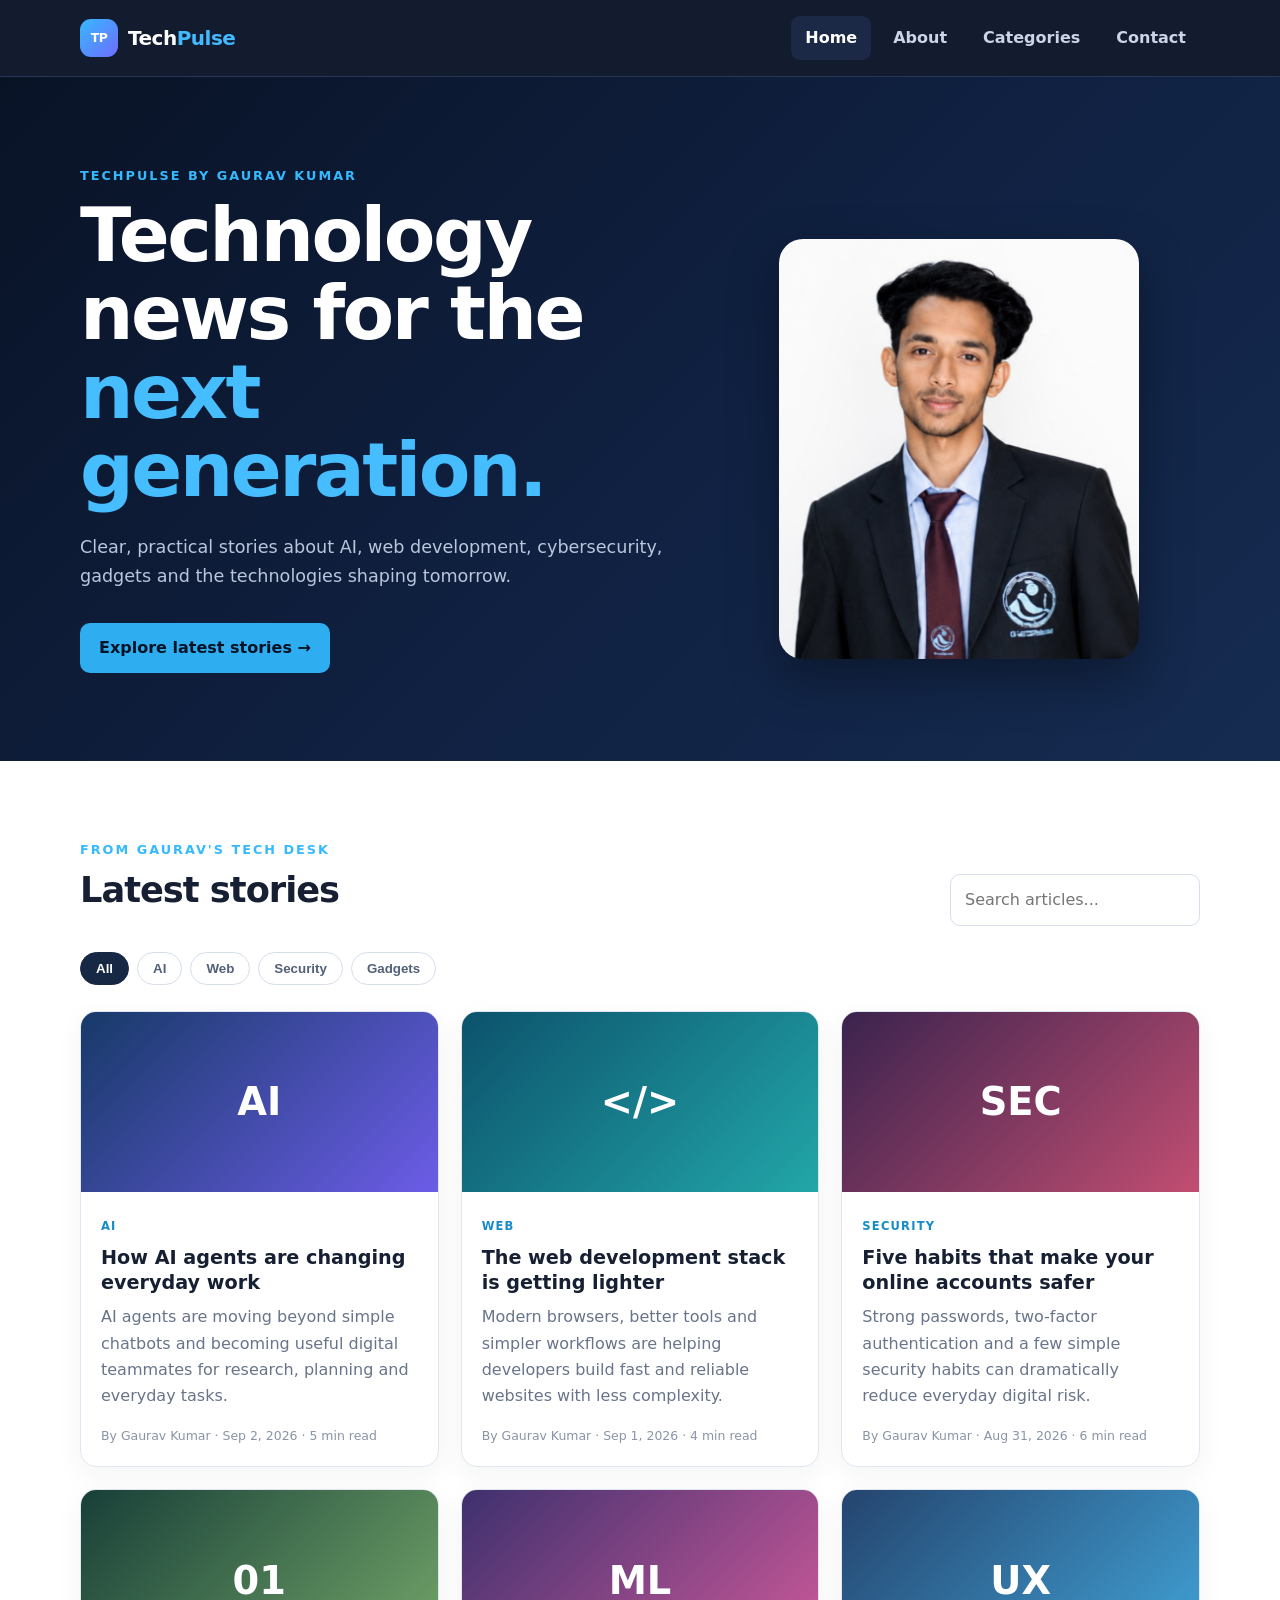
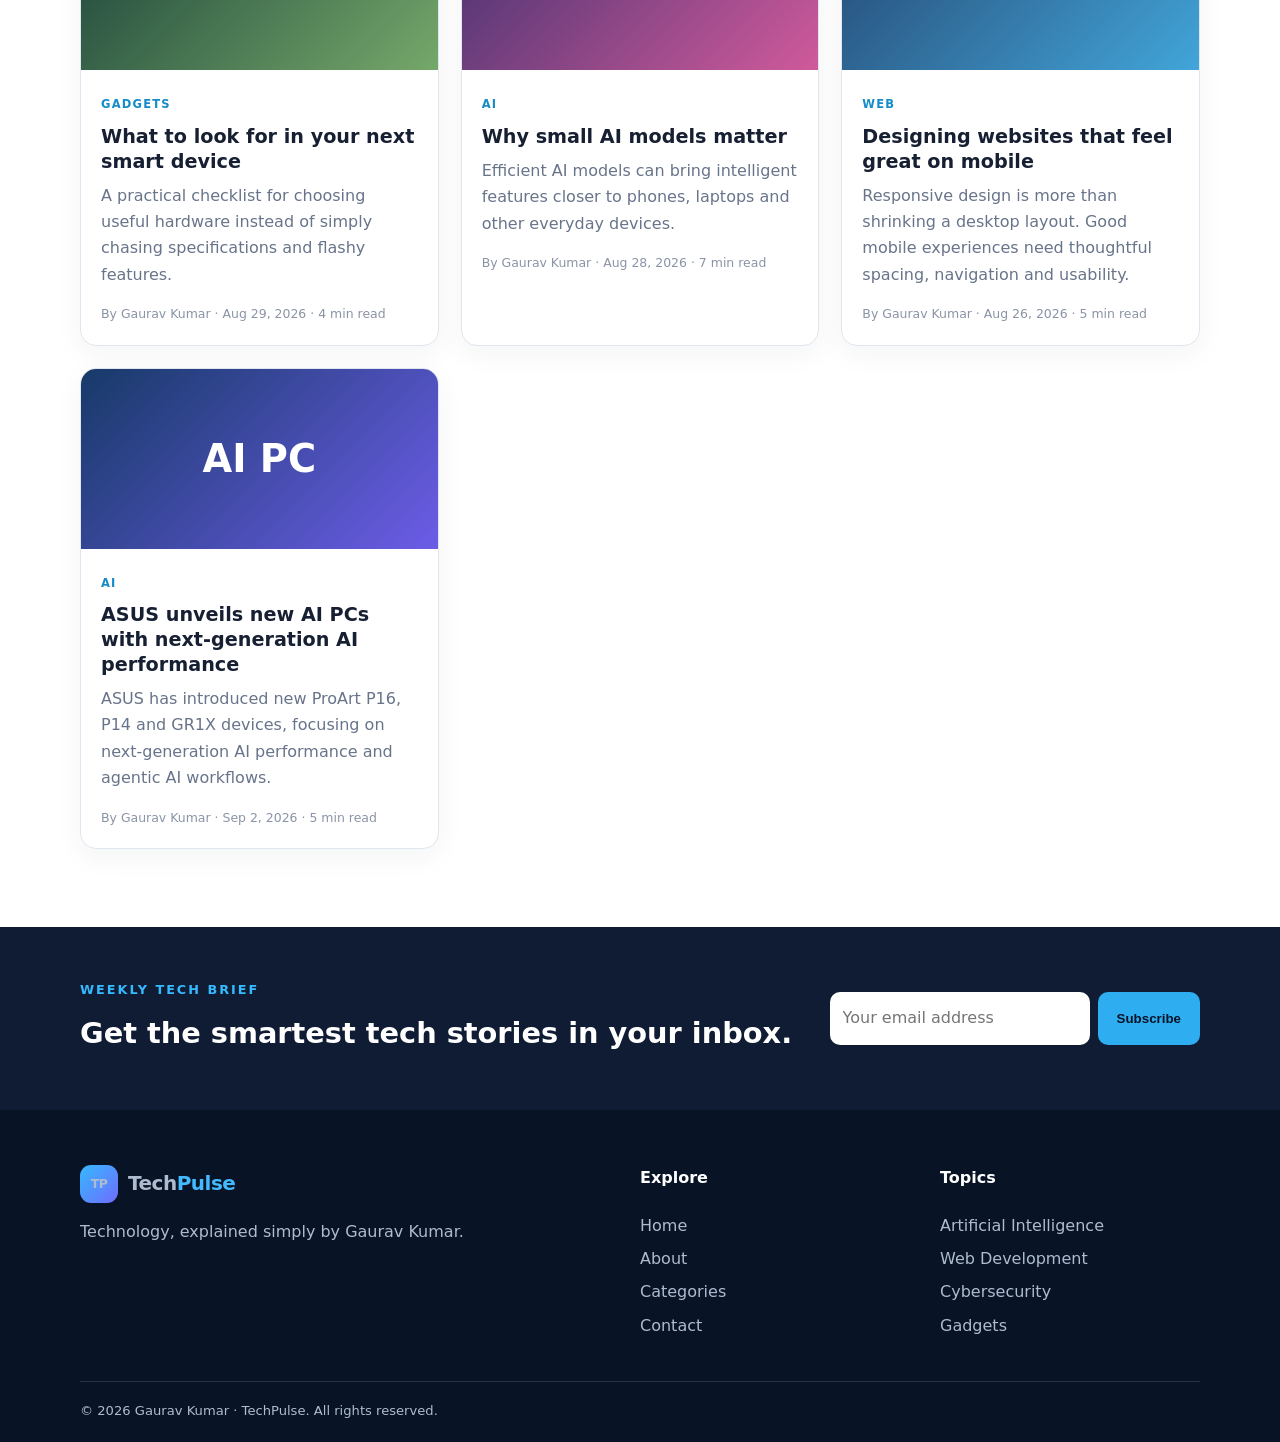
<file: index.html>
<!DOCTYPE html>
<html lang="en">
<head>
  <meta charset="UTF-8">
  <meta name="viewport" content="width=device-width, initial-scale=1.0">

  <meta
    name="description"
    content="TechPulse by Gaurav Kumar - technology news, AI, web development, cybersecurity and gadgets."
  >

  <title>TechPulse | Gaurav Kumar - Tech News & Blog</title>

  <meta
    property="og:title"
    content="TechPulse | Technology News & Blog"
  >

  <meta
    property="og:description"
    content="Technology news and practical insights about AI, web development, cybersecurity and gadgets by Gaurav Kumar."
  >

  <meta
    property="og:url"
    content="https://gauravkumar2510.github.io/TechPulse-News/"
  >

  <meta
    property="og:type"
    content="website"
  >

  <meta
    property="og:image"
    content="https://gauravkumar2510.github.io/TechPulse-News/techpulse-preview.png"
  >

  <link rel="stylesheet" href="css/style.css">
</head>

<body>

<header class="site-header">
  <div class="container nav-wrap">

    <a class="brand" href="index.html">
      <span class="brand-mark">TP</span>
      <span>Tech<span>Pulse</span></span>
    </a>

    <button
      class="menu-toggle"
      aria-label="Toggle navigation"
      aria-expanded="false"
    >☰</button>

    <nav class="nav" id="mainNav">
      <a class="active" href="index.html">Home</a>
      <a href="about.html">About</a>
      <a href="services.html">Categories</a>
      <a href="contact.html">Contact</a>
    </nav>

  </div>
</header>


<main>

<!-- HERO -->
<section class="hero">

  <div class="container hero-grid">

    <div>

      <p class="eyebrow">
        TECHPULSE BY GAURAV KUMAR
      </p>

      <h1>
        Technology news for the
        <span>next generation.</span>
      </h1>

      <p class="hero-copy">
        Clear, practical stories about AI, web development,
        cybersecurity, gadgets and the technologies shaping tomorrow.
      </p>

      <a class="btn" href="#latest">
        Explore latest stories →
      </a>

    </div>


    <div
      class="hero-art"
      aria-label="Gaurav Kumar profile photo"
    >

      <img
        src="gaurav-profile.png"
        alt="Gaurav Kumar - Web Developer"
        style="width:100%;max-width:360px;height:420px;object-fit:cover;border-radius:24px;display:block;margin:auto;box-shadow:0 20px 50px rgba(0,0,0,0.35);"
      >

    </div>

  </div>

</section>



<!-- LATEST STORIES -->
<section class="section" id="latest">

  <div class="container">

    <div class="section-head">

      <div>

        <p class="eyebrow">
          FROM GAURAV'S TECH DESK
        </p>

        <h2>
          Latest stories
        </h2>

      </div>


      <div class="search-box">

        <label
          class="sr-only"
          for="searchInput"
        >
          Search articles
        </label>

        <input
          id="searchInput"
          type="search"
          placeholder="Search articles..."
        >

      </div>

    </div>



    <!-- CATEGORY FILTERS -->
    <div
      class="category-row"
      id="categoryFilters"
    >

      <button
        class="filter active"
        data-category="all"
      >
        All
      </button>

      <button
        class="filter"
        data-category="AI"
      >
        AI
      </button>

      <button
        class="filter"
        data-category="Web"
      >
        Web
      </button>

      <button
        class="filter"
        data-category="Security"
      >
        Security
      </button>

      <button
        class="filter"
        data-category="Gadgets"
      >
        Gadgets
      </button>

    </div>



    <!-- ARTICLES -->
    <div
      class="news-grid"
      id="newsGrid"
    >


      <!-- ARTICLE 1 -->
      <article
        class="news-card"
        data-category="AI"
        data-title="How AI agents are changing everyday work"
      >

        <div class="card-image ai-art">
          <span>AI</span>
        </div>

        <div class="card-body">

          <span class="tag">
            AI
          </span>

          <h3>
            How AI agents are changing everyday work
          </h3>

          <p>
            AI agents are moving beyond simple chatbots and becoming
            useful digital teammates for research, planning and everyday tasks.
          </p>

          <div class="meta">
            By Gaurav Kumar · Sep 2, 2026 · 5 min read
          </div>

        </div>

      </article>



      <!-- ARTICLE 2 -->
      <article
        class="news-card"
        data-category="Web"
        data-title="The web development stack is getting lighter"
      >

        <div class="card-image web-art">
          <span>&lt;/&gt;</span>
        </div>

        <div class="card-body">

          <span class="tag">
            WEB
          </span>

          <h3>
            The web development stack is getting lighter
          </h3>

          <p>
            Modern browsers, better tools and simpler workflows are helping
            developers build fast and reliable websites with less complexity.
          </p>

          <div class="meta">
            By Gaurav Kumar · Sep 1, 2026 · 4 min read
          </div>

        </div>

      </article>



      <!-- ARTICLE 3 -->
      <article
        class="news-card"
        data-category="Security"
        data-title="Five habits that make your online accounts safer"
      >

        <div class="card-image security-art">
          <span>SEC</span>
        </div>

        <div class="card-body">

          <span class="tag">
            SECURITY
          </span>

          <h3>
            Five habits that make your online accounts safer
          </h3>

          <p>
            Strong passwords, two-factor authentication and a few simple
            security habits can dramatically reduce everyday digital risk.
          </p>

          <div class="meta">
            By Gaurav Kumar · Aug 31, 2026 · 6 min read
          </div>

        </div>

      </article>



      <!-- ARTICLE 4 -->
      <article
        class="news-card"
        data-category="Gadgets"
        data-title="What to look for in your next smart device"
      >

        <div class="card-image gadget-art">
          <span>01</span>
        </div>

        <div class="card-body">

          <span class="tag">
            GADGETS
          </span>

          <h3>
            What to look for in your next smart device
          </h3>

          <p>
            A practical checklist for choosing useful hardware instead
            of simply chasing specifications and flashy features.
          </p>

          <div class="meta">
            By Gaurav Kumar · Aug 29, 2026 · 4 min read
          </div>

        </div>

      </article>



      <!-- ARTICLE 5 -->
      <article
        class="news-card"
        data-category="AI"
        data-title="Why small AI models matter"
      >

        <div class="card-image model-art">
          <span>ML</span>
        </div>

        <div class="card-body">

          <span class="tag">
            AI
          </span>

          <h3>
            Why small AI models matter
          </h3>

          <p>
            Efficient AI models can bring intelligent features closer
            to phones, laptops and other everyday devices.
          </p>

          <div class="meta">
            By Gaurav Kumar · Aug 28, 2026 · 7 min read
          </div>

        </div>

      </article>



      <!-- ARTICLE 6 -->
      <article
        class="news-card"
        data-category="Web"
        data-title="Designing websites that feel great on mobile"
      >

        <div class="card-image mobile-art">
          <span>UX</span>
        </div>

        <div class="card-body">

          <span class="tag">
            WEB
          </span>

          <h3>
            Designing websites that feel great on mobile
          </h3>

          <p>
            Responsive design is more than shrinking a desktop layout.
            Good mobile experiences need thoughtful spacing, navigation and usability.
          </p>

          <div class="meta">
            By Gaurav Kumar · Aug 26, 2026 · 5 min read
          </div>

        </div>

      </article>



      <!-- ARTICLE 7 - NEW -->
      <article
        class="news-card"
        data-category="AI"
        data-title="ASUS unveils new AI PCs with next-generation AI performance"
      >

        <div class="card-image ai-art">
          <span>AI PC</span>
        </div>

        <div class="card-body">

          <span class="tag">
            AI
          </span>

          <h3>
            ASUS unveils new AI PCs with next-generation AI performance
          </h3>

          <p>
            ASUS has introduced new ProArt P16, P14 and GR1X devices,
            focusing on next-generation AI performance and agentic AI workflows.
          </p>

          <div class="meta">
            By Gaurav Kumar · Sep 2, 2026 · 5 min read
          </div>

        </div>

      </article>


    </div>


    <p
      class="no-results"
      id="noResults"
      hidden
    >
      No stories match your search.
    </p>

  </div>

</section>



<!-- NEWSLETTER -->
<section class="newsletter">

  <div class="container newsletter-inner">

    <div>

      <p class="eyebrow">
        WEEKLY TECH BRIEF
      </p>

      <h2>
        Get the smartest tech stories in your inbox.
      </h2>

    </div>


    <form
      id="newsletterForm"
      class="inline-form"
    >

      <input
        id="newsletterEmail"
        type="email"
        placeholder="Your email address"
        required
      >

      <button
        class="btn"
        type="submit"
      >
        Subscribe
      </button>

    </form>

  </div>

</section>

</main>



<!-- FOOTER -->
<footer class="footer">

  <div class="container footer-grid">

    <div>

      <a
        class="brand"
        href="index.html"
      >

        <span class="brand-mark">
          TP
        </span>

        <span>
          Tech<span>Pulse</span>
        </span>

      </a>

      <p>
        Technology, explained simply by Gaurav Kumar.
      </p>

    </div>



    <div>

      <h4>
        Explore
      </h4>

      <a href="index.html">
        Home
      </a>

      <a href="about.html">
        About
      </a>

      <a href="services.html">
        Categories
      </a>

      <a href="contact.html">
        Contact
      </a>

    </div>



    <div>

      <h4>
        Topics
      </h4>

      <a href="services.html#ai">
        Artificial Intelligence
      </a>

      <a href="services.html#web">
        Web Development
      </a>

      <a href="services.html#security">
        Cybersecurity
      </a>

      <a href="services.html#gadgets">
        Gadgets
      </a>

    </div>

  </div>



  <div class="container copyright">

    © 2026 Gaurav Kumar · TechPulse. All rights reserved.

  </div>

</footer>



<!-- ARTICLE MODAL -->
<div
  class="article-modal"
  id="articleModal"
  aria-hidden="true"
>

  <div
    class="modal-backdrop"
    data-close-modal
  >
  </div>


  <article
    class="modal-content"
    role="dialog"
    aria-modal="true"
    aria-labelledby="modalTitle"
  >

    <button
      class="modal-close"
      id="modalClose"
      aria-label="Close article"
    >
      ×
    </button>


    <span
      class="tag"
      id="modalCategory"
    >
      TECH
    </span>


    <h2 id="modalTitle">
      Article title
    </h2>


    <p
      class="modal-meta"
      id="modalMeta"
    >
    </p>


    <div class="modal-divider">
    </div>


    <p id="modalText">
    </p>


    <p class="modal-extra">
      This article is part of the TechPulse technology blog by
      Gaurav Kumar. New stories can cover AI, web development,
      cybersecurity, gadgets and practical technology tips.
    </p>

  </article>

</div>



<div
  class="toast"
  id="toast"
  role="status"
>
</div>



<script src="js/script.js"></script>

</body>
      </html>
</file>
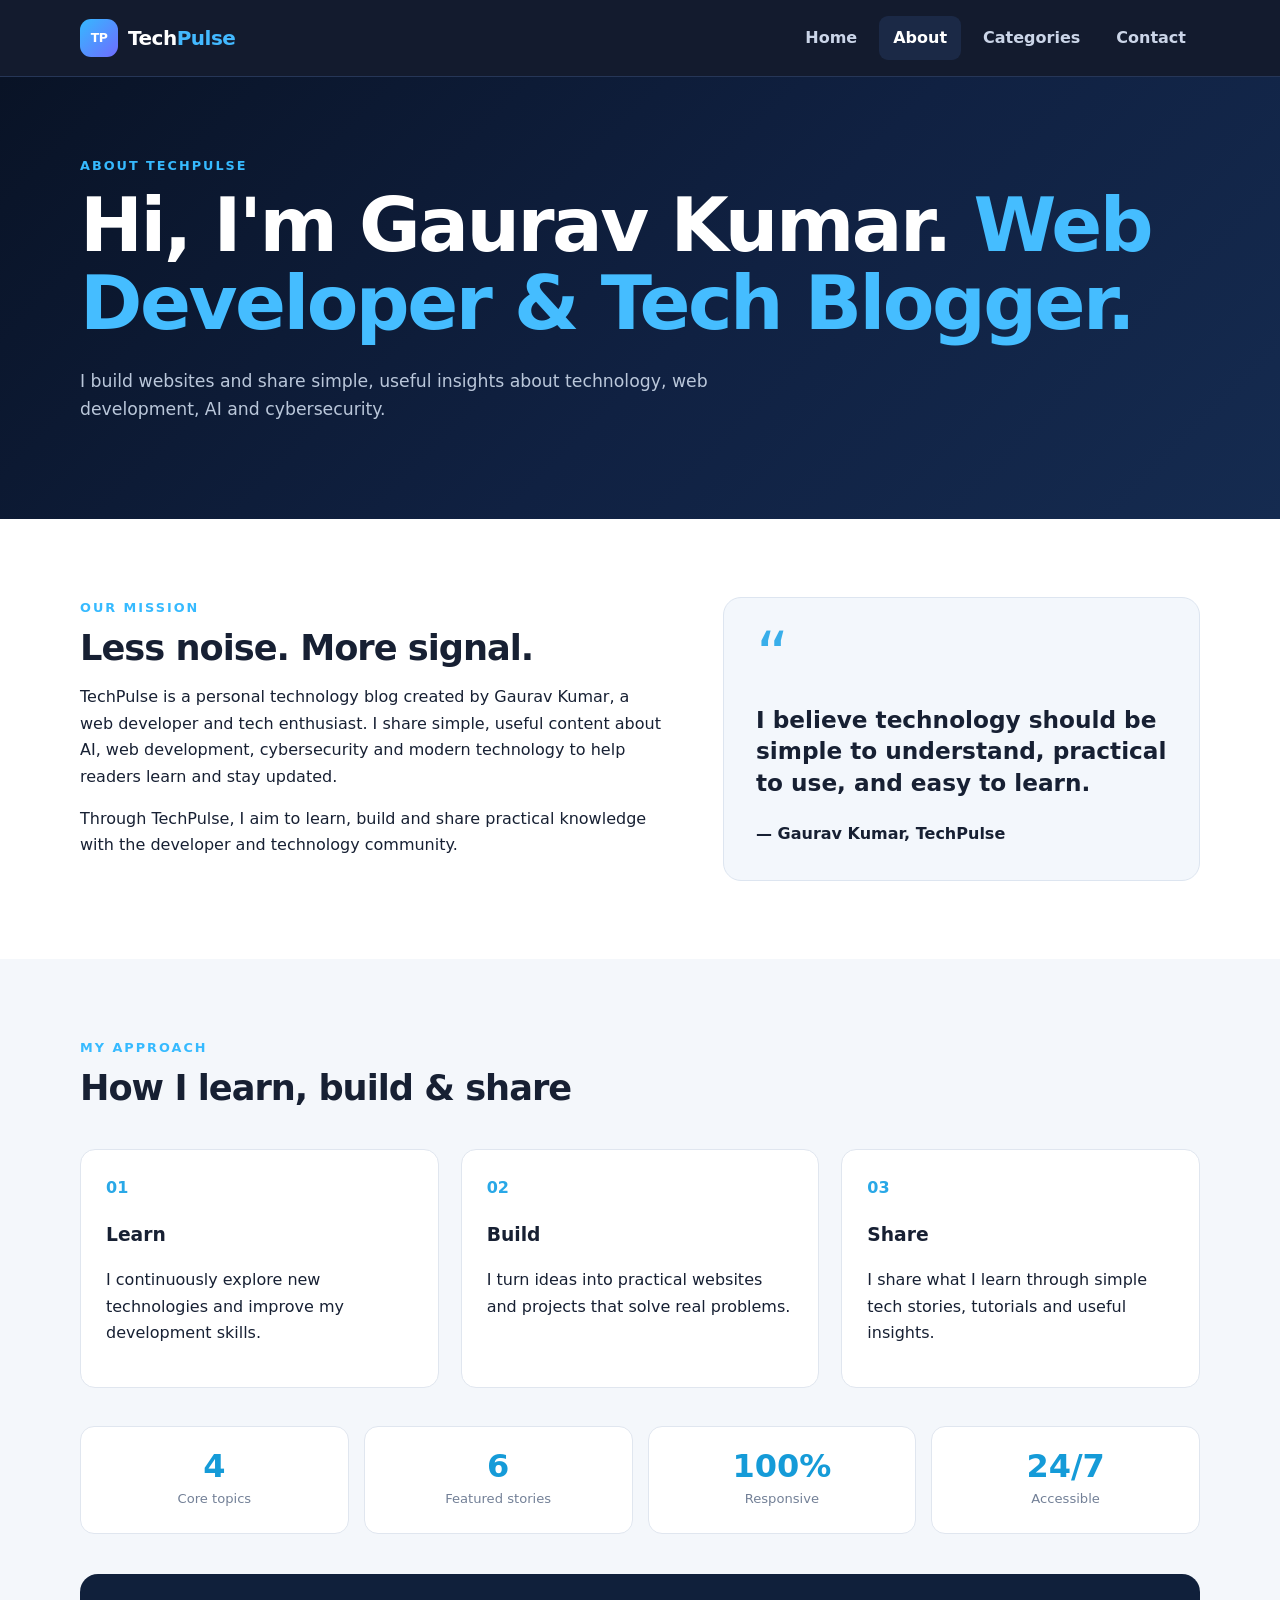
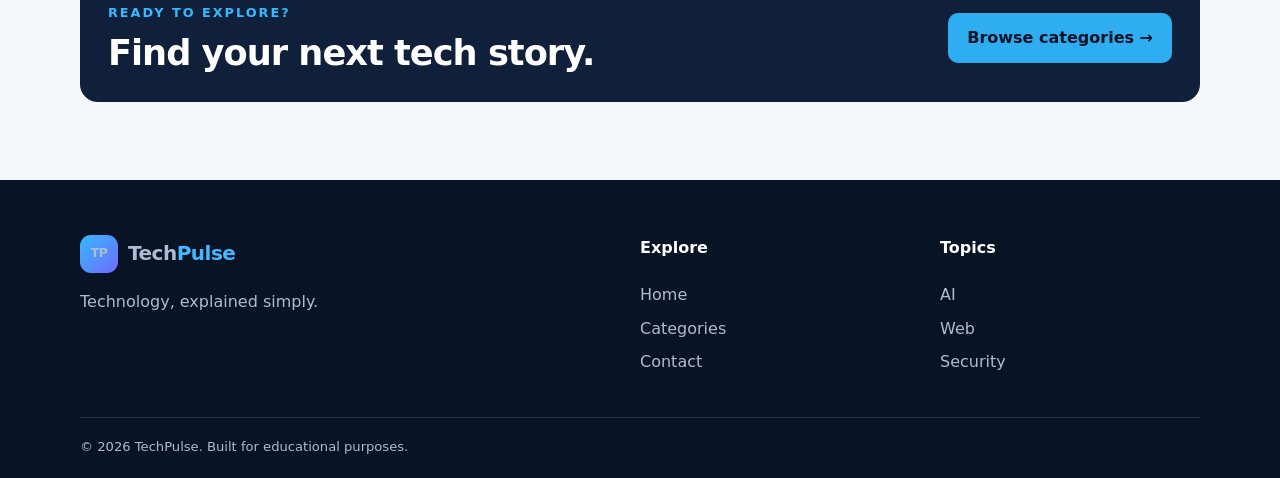
<file: about.html>
<!DOCTYPE html>
<html lang="en">
<head>
  <meta charset="UTF-8"><meta name="viewport" content="width=device-width, initial-scale=1.0">
  <meta name="description" content="Learn about TechPulse and its mission to make technology news easy to understand.">
  <title>About | TechPulse</title><link rel="stylesheet" href="css/style.css">
</head>
<body>
<header class="site-header"><div class="container nav-wrap"><a class="brand" href="index.html"><span class="brand-mark">TP</span><span>Tech<span>Pulse</span></span></a><button class="menu-toggle" aria-label="Toggle navigation" aria-expanded="false">☰</button><nav class="nav"><a href="index.html">Home</a><a class="active" href="about.html">About</a><a href="services.html">Categories</a><a href="contact.html">Contact</a></nav></div></header>
<main>
<section class="page-hero"><div class="container"><p class="eyebrow">ABOUT TECHPULSE</p><h1>Hi, I'm Gaurav Kumar. <span>Web Developer & Tech Blogger.</span></h1><p>I build websites and share simple, useful insights about technology, web development, AI and cybersecurity.</p></div></section>
<section class="section"><div class="container two-col"><div><p class="eyebrow">OUR MISSION</p><h2>Less noise. More signal.</h2><p>TechPulse is a personal technology blog created by Gaurav Kumar, a web developer and tech enthusiast. I share simple, useful content about AI, web development, cybersecurity and modern technology to help readers learn and stay updated.</p><p>Through TechPulse, I aim to learn, build and share practical knowledge with the developer and technology community.</p></div><div class="quote-card"><div class="quote-mark">“</div>
<p>I believe technology should be simple to understand, practical to use, and easy to learn.</p>
<strong>— Gaurav Kumar, TechPulse</strong></div></div></section>
<section class="section muted"><div class="container"><div class="section-head"><div><p class="eyebrow">MY APPROACH</p><h2>How I learn, build & share</h2></div></div><div class="value-grid"><div class="value"><b>01</b><h3>Learn</h3><p>I continuously explore new technologies and improve my development skills.</p></div><div class="value"><b>02</b><h3>Build</h3><p>I turn ideas into practical websites and projects that solve real problems.</p></div><div class="value"><b>03</b><h3>Share</h3><p>I share what I learn through simple tech stories, tutorials and useful insights.</p></div></div><div class="stats-grid"><div><strong>4</strong><span>Core topics</span></div><div><strong>6</strong><span>Featured stories</span></div><div><strong>100%</strong><span>Responsive</span></div><div><strong>24/7</strong><span>Accessible</span></div></div><div class="about-cta"><div><p class="eyebrow">READY TO EXPLORE?</p><h2>Find your next tech story.</h2></div><a class="btn" href="services.html">Browse categories →</a></div></div></section>
</main>
<footer class="footer"><div class="container footer-grid"><div><a class="brand" href="index.html"><span class="brand-mark">TP</span><span>Tech<span>Pulse</span></span></a><p>Technology, explained simply.</p></div><div><h4>Explore</h4><a href="index.html">Home</a><a href="services.html">Categories</a><a href="contact.html">Contact</a></div><div><h4>Topics</h4><a href="services.html#ai">AI</a><a href="services.html#web">Web</a><a href="services.html#security">Security</a></div></div><div class="container copyright">© 2026 TechPulse. Built for educational purposes.</div></footer>
<script src="js/script.js"></script></body></html>
</file>
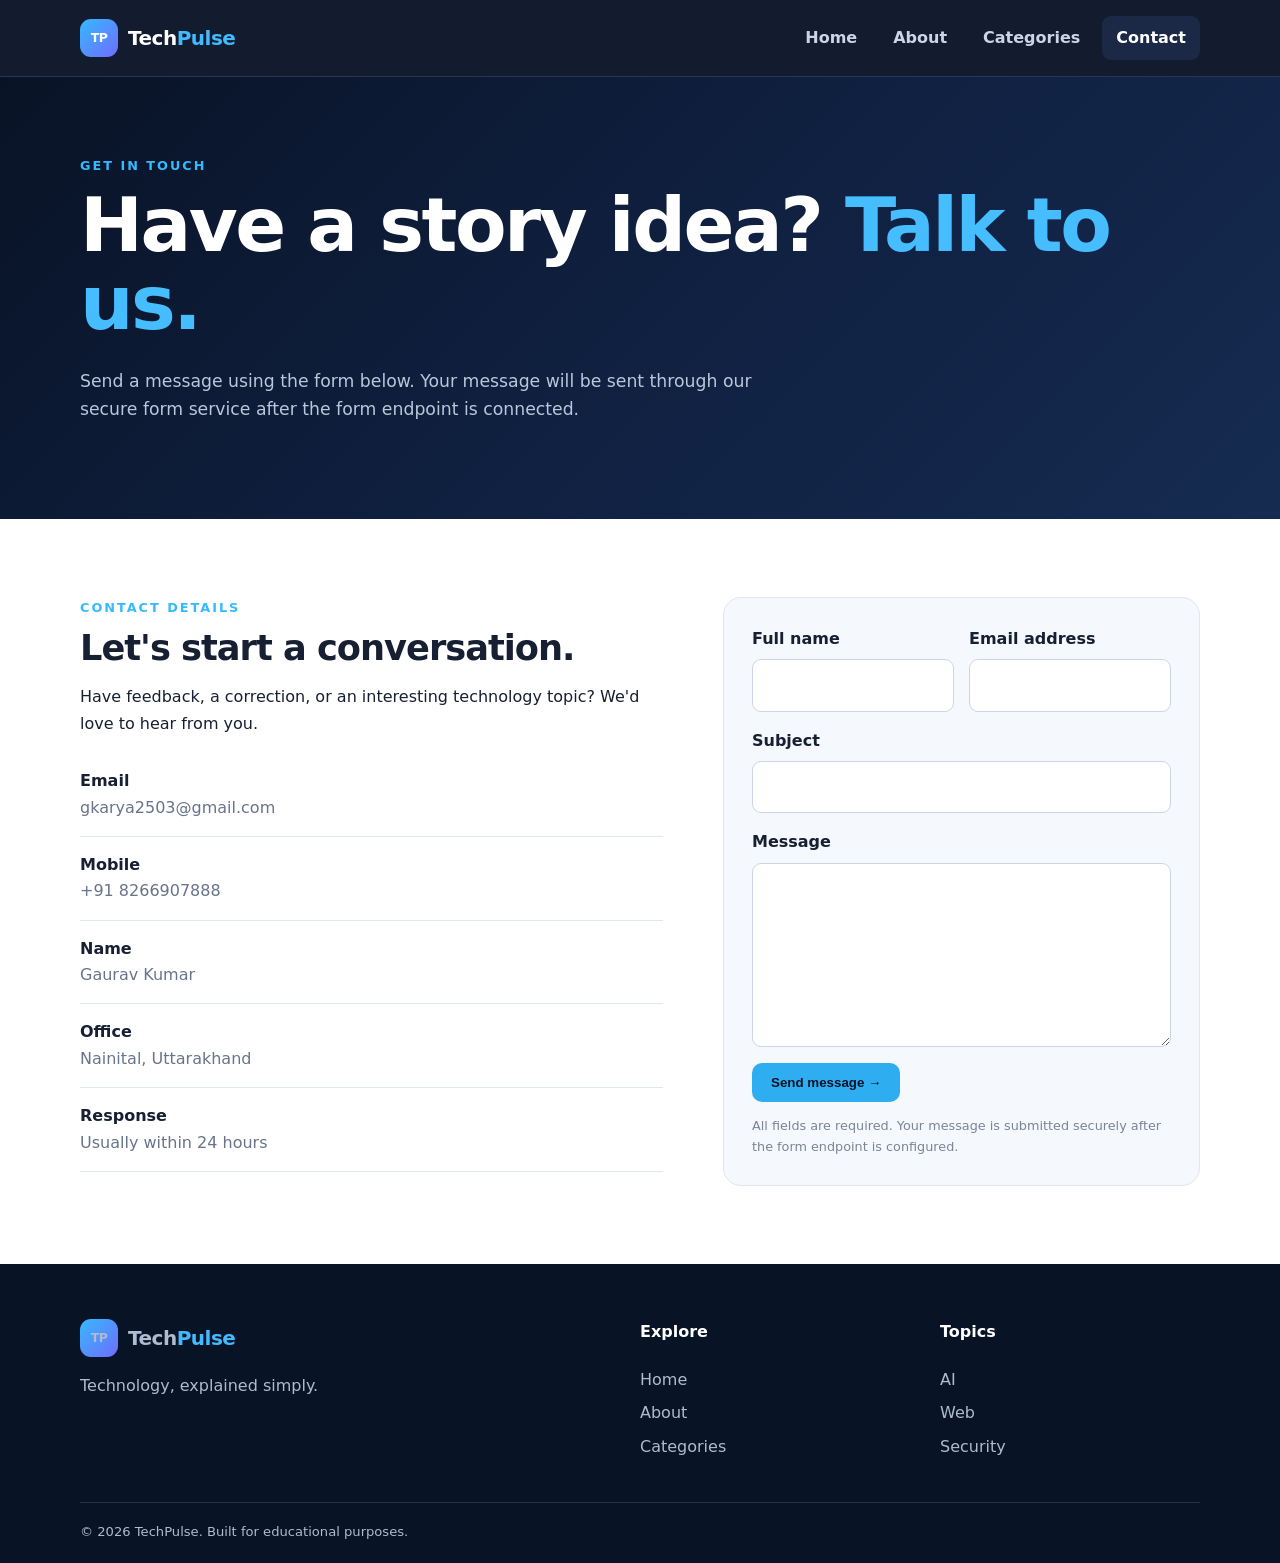
<file: contact.html>
<!DOCTYPE html>
<html lang="en">
<head>
  <meta charset="UTF-8"><meta name="viewport" content="width=device-width, initial-scale=1.0">
  <meta name="description" content="Contact the TechPulse team.">
  <title>Contact | TechPulse</title><link rel="stylesheet" href="css/style.css">
</head>
<body>
<header class="site-header"><div class="container nav-wrap"><a class="brand" href="index.html"><span class="brand-mark">TP</span><span>Tech<span>Pulse</span></span></a><button class="menu-toggle" aria-label="Toggle navigation" aria-expanded="false">☰</button><nav class="nav"><a href="index.html">Home</a><a href="about.html">About</a><a href="services.html">Categories</a><a class="active" href="contact.html">Contact</a></nav></div></header>
<main>
<section class="page-hero"><div class="container"><p class="eyebrow">GET IN TOUCH</p><h1>Have a story idea? <span>Talk to us.</span></h1><p>Send a message using the form below. Your message will be sent through our secure form service after the form endpoint is connected.</p></div></section>
<section class="section"><div class="container contact-grid">
  <div><p class="eyebrow">CONTACT DETAILS</p><h2>Let's start a conversation.</h2><p>Have feedback, a correction, or an interesting technology topic? We'd love to hear from you.</p><div class="contact-detail"><b>Email</b><span>gkarya2503@gmail.com</span></div> <div class="contact-detail">
  <b>Mobile</b>
  <span><a href="tel:+918266907888">+91 8266907888</a></span>
  </div> <div class="contact-detail">
    <b>Name</b>
    <span>Gaurav Kumar</span>
  </div><div class="contact-detail"><b>Office</b><span>Nainital, Uttarakhand</span></div><div class="contact-detail"><b>Response</b><span>Usually within 24 hours</span></div></div>
  <form class="contact-form" id="contactForm" action="https://formspree.io/f/myeywplk" method="POST" novalidate><div class="form-row"><label for="name">Full name<input id="name" name="name" type="text" autocomplete="name" required></label><label for="email">Email address<input id="email" name="email" type="email" autocomplete="email" required></label></div><label for="subject">Subject<input id="subject" name="subject" type="text" required></label><label for="message">Message<textarea id="message" name="message" rows="6" required></textarea></label><button class="btn" type="submit">Send message →</button><p class="form-note">All fields are required. Your message is submitted securely after the form endpoint is configured.</p></form>
</div></section>
</main>
<footer class="footer"><div class="container footer-grid"><div><a class="brand" href="index.html"><span class="brand-mark">TP</span><span>Tech<span>Pulse</span></span></a><p>Technology, explained simply.</p></div><div><h4>Explore</h4><a href="index.html">Home</a><a href="about.html">About</a><a href="services.html">Categories</a></div><div><h4>Topics</h4><a href="services.html#ai">AI</a><a href="services.html#web">Web</a><a href="services.html#security">Security</a></div></div><div class="container copyright">© 2026 TechPulse. Built for educational purposes.</div></footer>
<div class="toast" id="toast" role="status"></div><script src="js/script.js"></script></body></html>
</file>
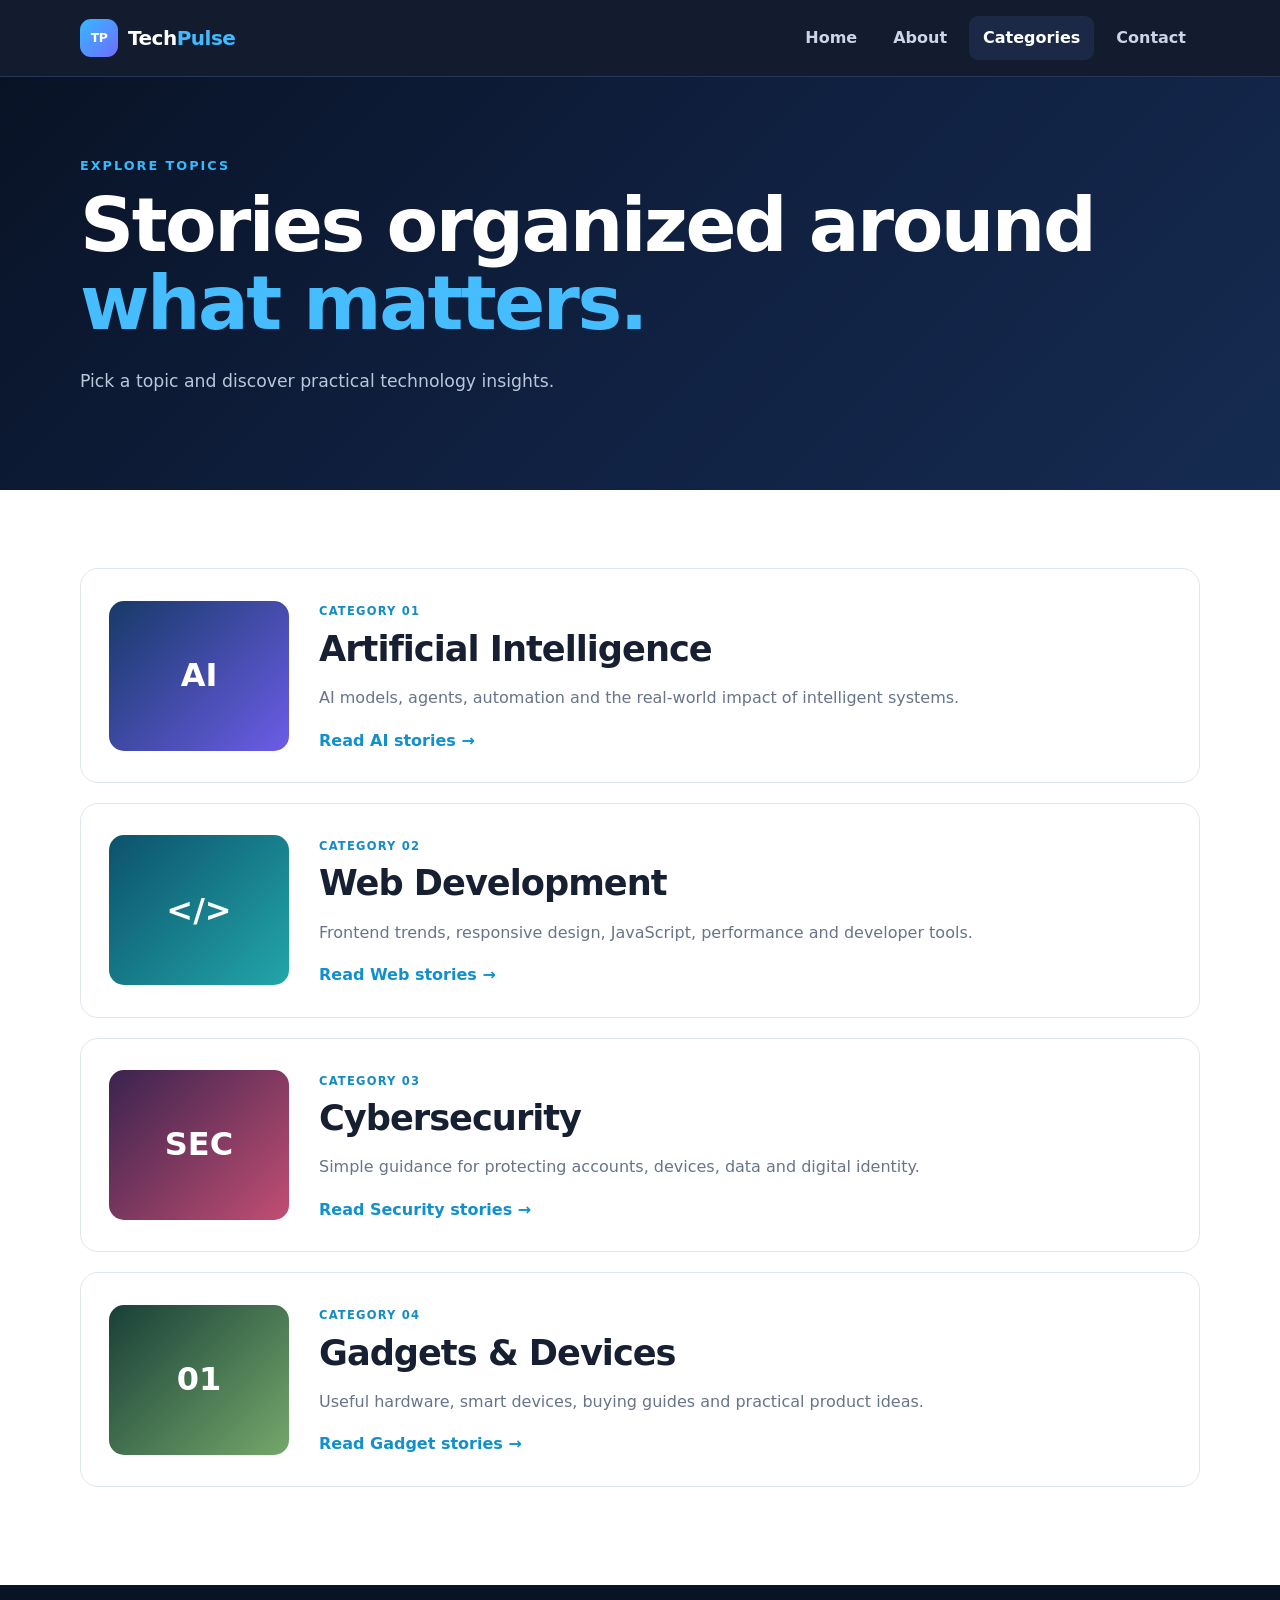
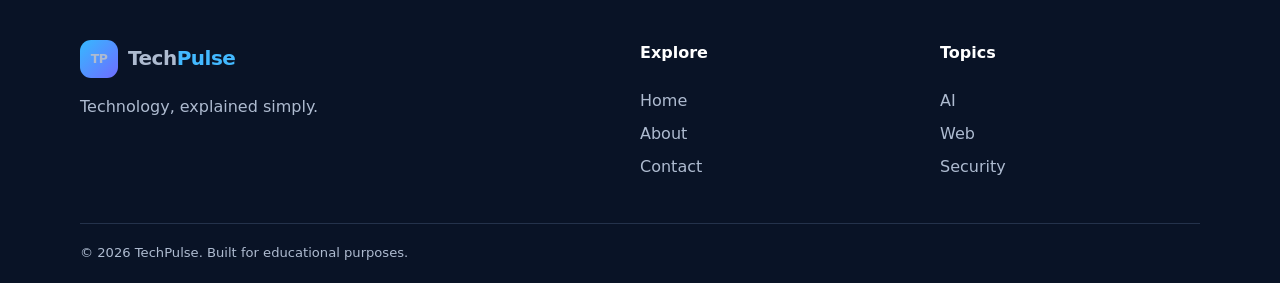
<file: services.html>
<!DOCTYPE html>
<html lang="en">
<head>
  <meta charset="UTF-8"><meta name="viewport" content="width=device-width, initial-scale=1.0">
  <meta name="description" content="Explore TechPulse technology categories: AI, web development, cybersecurity and gadgets.">
  <title>Categories | TechPulse</title><link rel="stylesheet" href="css/style.css">
</head>
<body>
<header class="site-header"><div class="container nav-wrap"><a class="brand" href="index.html"><span class="brand-mark">TP</span><span>Tech<span>Pulse</span></span></a><button class="menu-toggle" aria-label="Toggle navigation" aria-expanded="false">☰</button><nav class="nav"><a href="index.html">Home</a><a href="about.html">About</a><a class="active" href="services.html">Categories</a><a href="contact.html">Contact</a></nav></div></header>
<main>
<section class="page-hero"><div class="container"><p class="eyebrow">EXPLORE TOPICS</p><h1>Stories organized around <span>what matters.</span></h1><p>Pick a topic and discover practical technology insights.</p></div></section>
<section class="section"><div class="container category-list">
  <article id="ai" class="topic"><div class="topic-icon ai-art">AI</div><div><span class="tag">CATEGORY 01</span><h2>Artificial Intelligence</h2><p>AI models, agents, automation and the real-world impact of intelligent systems.</p><a class="text-link" href="index.html?category=AI">Read AI stories →</a></div></article>
  <article id="web" class="topic"><div class="topic-icon web-art">&lt;/&gt;</div><div><span class="tag">CATEGORY 02</span><h2>Web Development</h2><p>Frontend trends, responsive design, JavaScript, performance and developer tools.</p><a class="text-link" href="index.html?category=Web">Read Web stories →</a></div></article>
  <article id="security" class="topic"><div class="topic-icon security-art">SEC</div><div><span class="tag">CATEGORY 03</span><h2>Cybersecurity</h2><p>Simple guidance for protecting accounts, devices, data and digital identity.</p><a class="text-link" href="index.html?category=Security">Read Security stories →</a></div></article>
  <article id="gadgets" class="topic"><div class="topic-icon gadget-art">01</div><div><span class="tag">CATEGORY 04</span><h2>Gadgets & Devices</h2><p>Useful hardware, smart devices, buying guides and practical product ideas.</p><a class="text-link" href="index.html?category=Gadgets">Read Gadget stories →</a></div></article>
</div></section>
</main>
<footer class="footer"><div class="container footer-grid"><div><a class="brand" href="index.html"><span class="brand-mark">TP</span><span>Tech<span>Pulse</span></span></a><p>Technology, explained simply.</p></div><div><h4>Explore</h4><a href="index.html">Home</a><a href="about.html">About</a><a href="contact.html">Contact</a></div><div><h4>Topics</h4><a href="#ai">AI</a><a href="#web">Web</a><a href="#security">Security</a></div></div><div class="container copyright">© 2026 TechPulse. Built for educational purposes.</div></footer>
<script src="js/script.js"></script></body></html>
</file>
<file: css/style.css>
*{box-sizing:border-box}html{scroll-behavior:smooth}body{margin:0;font-family:Inter,system-ui,-apple-system,BlinkMacSystemFont,"Segoe UI",sans-serif;color:#172033;background:#fff;line-height:1.65}a{text-decoration:none;color:inherit}.container{width:min(1120px,92%);margin:auto}.site-header{position:sticky;top:0;z-index:50;background:rgba(10,18,38,.96);backdrop-filter:blur(12px);color:#fff;border-bottom:1px solid #263657}.nav-wrap{min-height:76px;display:flex;align-items:center;justify-content:space-between}.brand{display:flex;align-items:center;gap:10px;font-size:1.25rem;font-weight:800;letter-spacing:-.5px}.brand>span:last-child>span{color:#43b9ff}.brand-mark{display:grid;place-items:center;width:38px;height:38px;border-radius:11px;background:linear-gradient(135deg,#35b9ff,#6f6cff);font-size:.78rem}.nav{display:flex;gap:8px;align-items:center}.nav a{padding:9px 14px;border-radius:9px;color:#cbd5e8;font-weight:600}.nav a:hover,.nav a.active{color:#fff;background:#1b2946}.menu-toggle{display:none;background:none;border:0;color:#fff;font-size:1.6rem}.hero,.page-hero{background:linear-gradient(135deg,#091326 0%,#102142 55%,#152b50 100%);color:#fff}.hero{padding:88px 0}.hero-grid{display:grid;grid-template-columns:1.1fr .9fr;gap:50px;align-items:center}.eyebrow{margin:0 0 10px;color:#36baff;font-size:.8rem;font-weight:800;letter-spacing:2px}.hero h1,.page-hero h1{font-size:clamp(2.5rem,6vw,4.7rem);line-height:1.04;letter-spacing:-2.5px;margin:0 0 24px}.hero h1 span,.page-hero h1 span{color:#45bdff}.hero-copy{max-width:640px;color:#b9c6dc;font-size:1.1rem;margin-bottom:32px}.btn{display:inline-block;border:0;border-radius:10px;padding:12px 19px;background:#2eaef0;color:#061326;font-weight:800;cursor:pointer;transition:.2s}.btn:hover{transform:translateY(-2px);filter:brightness(1.08)}.hero-art{height:360px;position:relative;display:grid;place-items:center}.core{width:140px;height:140px;border-radius:50%;display:grid;place-items:center;text-align:center;background:linear-gradient(135deg,#45c4ff,#726dff);box-shadow:0 0 70px rgba(59,184,255,.35);font-size:2rem;font-weight:900;line-height:1}.core small{font-size:.65rem;letter-spacing:2px}.orbit{position:absolute;border:1px solid rgba(78,190,255,.35);border-radius:50%;transform:rotate(-20deg)}.orbit-one{width:300px;height:140px}.orbit-two{width:210px;height:300px}.chip{position:absolute;width:55px;height:55px;border:1px solid #3d75a4;background:#132847;border-radius:14px;display:grid;place-items:center;color:#55c5ff;font-weight:800}.chip-a{top:50px;left:20%}.chip-b{right:8%;top:42%}.chip-c{bottom:55px;left:22%}.section{padding:78px 0}.muted{background:#f4f7fb}.section-head{display:flex;align-items:end;justify-content:space-between;gap:20px;margin-bottom:26px}.section h2,.two-col h2,.contact-grid h2{font-size:2.2rem;line-height:1.15;margin:0 0 15px;letter-spacing:-1px}.search-box input{width:250px;padding:12px 14px;border:1px solid #d6deeb;border-radius:10px;font:inherit}.category-row{display:flex;flex-wrap:wrap;gap:8px;margin-bottom:26px}.filter{border:1px solid #d6deeb;background:#fff;padding:8px 15px;border-radius:99px;cursor:pointer;font-weight:700;color:#536079}.filter.active,.filter:hover{background:#172844;color:#fff;border-color:#172844}.news-grid{display:grid;grid-template-columns:repeat(3,1fr);gap:22px}.news-card{overflow:hidden;border:1px solid #e0e6ef;border-radius:16px;background:#fff;box-shadow:0 8px 28px rgba(23,32,51,.05);transition:.2s}.news-card:hover{transform:translateY(-5px);box-shadow:0 15px 35px rgba(23,32,51,.11)}.card-image{height:180px;display:grid;place-items:center;font-size:2.4rem;font-weight:900;color:#fff}.ai-art{background:linear-gradient(135deg,#173a68,#6c5ce7)}.web-art{background:linear-gradient(135deg,#0c526c,#22a6a8)}.security-art{background:linear-gradient(135deg,#3a234e,#c24e72)}.gadget-art{background:linear-gradient(135deg,#183f38,#75a86a)}.model-art{background:linear-gradient(135deg,#3e306e,#d05a9b)}.mobile-art{background:linear-gradient(135deg,#24446e,#42a5d9)}.card-body{padding:20px}.tag{display:inline-block;font-size:.72rem;letter-spacing:1.2px;font-weight:900;color:#158cc7}.card-body h3{font-size:1.2rem;line-height:1.3;margin:8px 0}.card-body p{color:#68748a;margin:0 0 16px}.meta{font-size:.78rem;color:#8a94a6}.newsletter{background:#101c34;color:#fff;padding:52px 0}.newsletter-inner{display:flex;align-items:center;justify-content:space-between;gap:30px}.newsletter h2{margin:0;font-size:1.8rem}.inline-form{display:flex;gap:8px}.inline-form input{min-width:260px;border:0;border-radius:10px;padding:13px;font:inherit}.footer{background:#091326;color:#aebbd0;padding:55px 0 20px}.footer-grid{display:grid;grid-template-columns:2fr 1fr 1fr;gap:40px}.footer h4{color:#fff;margin-top:0}.footer a:not(.brand){display:block;margin:7px 0;color:#aebbd0}.footer a:hover{color:#45bdff}.copyright{border-top:1px solid #24324b;margin-top:35px;padding-top:18px;font-size:.82rem}.page-hero{padding:78px 0}.page-hero p:not(.eyebrow){max-width:700px;color:#bac7da;font-size:1.08rem}.two-col,.contact-grid{display:grid;grid-template-columns:1.1fr .9fr;gap:60px;align-items:start}.quote-card{background:#f3f7fc;border:1px solid #dde5f0;border-radius:18px;padding:32px}.quote-mark{font-size:4rem;color:#38aeea;line-height:.8}.quote-card p{font-size:1.45rem;font-weight:700;line-height:1.35}.value-grid{display:grid;grid-template-columns:repeat(3,1fr);gap:22px}.value{background:#fff;padding:25px;border-radius:15px;border:1px solid #e0e6ef}.value b{color:#29a8e7}.value h3{margin-bottom:5px}.topic{display:grid;grid-template-columns:180px 1fr;gap:30px;padding:28px;border:1px solid #e0e6ef;border-radius:18px;margin-bottom:20px;align-items:center}.topic-icon{height:150px;border-radius:15px;display:grid;place-items:center;color:#fff;font-size:2rem;font-weight:900}.topic h2{margin:5px 0 8px}.topic p{color:#68748a}.text-link{color:#118fcf;font-weight:800}.contact-detail{padding:15px 0;border-bottom:1px solid #e2e8f0}.contact-detail b{display:block}.contact-detail span{color:#68748a}.contact-form{background:#f5f8fc;border:1px solid #dfe6f0;padding:28px;border-radius:18px}.contact-form label{display:block;font-weight:700;margin-bottom:16px}.contact-form input,.contact-form textarea{display:block;width:100%;margin-top:7px;border:1px solid #ccd6e4;border-radius:9px;padding:12px;font:inherit;background:#fff}.form-row{display:grid;grid-template-columns:1fr 1fr;gap:15px}.form-note{font-size:.8rem;color:#7a8598;margin-bottom:0}.error{border-color:#d94b67!important;background:#fff8fa!important}.no-results{padding:30px;text-align:center;color:#68748a}.toast{position:fixed;right:20px;bottom:20px;background:#10203b;color:#fff;padding:13px 18px;border-radius:10px;box-shadow:0 10px 30px #0002;opacity:0;pointer-events:none;transform:translateY(15px);transition:.25s;z-index:100}.toast.show{opacity:1;transform:none}.sr-only{position:absolute;width:1px;height:1px;padding:0;margin:-1px;overflow:hidden;clip:rect(0,0,0,0);white-space:nowrap;border:0}@media(max-width:800px){.nav{display:none;position:absolute;top:76px;left:0;right:0;background:#0a1226;padding:12px 4%;flex-direction:column;align-items:stretch}.nav.open{display:flex}.nav a{padding:12px}.menu-toggle{display:block}.hero{padding:60px 0}.hero-grid,.two-col,.contact-grid{grid-template-columns:1fr}.hero-art{height:280px;order:-1}.news-grid{grid-template-columns:1fr 1fr}.newsletter-inner{align-items:stretch;flex-direction:column}.inline-form{flex-direction:column}.inline-form input{min-width:0}.section-head{align-items:stretch;flex-direction:column}.search-box input{width:100%}.value-grid{grid-template-columns:1fr}.topic{grid-template-columns:1fr}.topic-icon{height:120px}.footer-grid{grid-template-columns:1fr 1fr}}@media(max-width:520px){.news-grid{grid-template-columns:1fr}.hero h1,.page-hero h1{letter-spacing:-1.5px}.hero-art{transform:scale(.85)}.form-row{grid-template-columns:1fr}.section{padding:58px 0}}

.news-card{cursor:pointer}.news-card:focus-visible{outline:3px solid #38b8f4;outline-offset:3px}
.article-modal{position:fixed;inset:0;display:none;align-items:center;justify-content:center;padding:20px;z-index:200}
.article-modal.open{display:flex}.modal-backdrop{position:absolute;inset:0;background:rgba(4,10,24,.78);backdrop-filter:blur(5px)}
.modal-content{position:relative;width:min(680px,100%);max-height:90vh;overflow:auto;background:#fff;border-radius:18px;padding:34px;box-shadow:0 25px 80px rgba(0,0,0,.35);z-index:1}
.modal-content h2{font-size:2rem;line-height:1.15;margin:8px 0}.modal-meta{color:#748096;font-size:.9rem}.modal-divider{height:1px;background:#e1e7ef;margin:22px 0}.modal-content>p:not(.modal-meta):not(.modal-extra){font-size:1.05rem;color:#46536a}.modal-extra{margin-top:24px;padding:15px;background:#f4f7fb;border-radius:10px;color:#6a768a;font-size:.85rem}.modal-close{position:absolute;right:18px;top:14px;border:0;background:#eef3f8;color:#26334b;width:38px;height:38px;border-radius:50%;font-size:1.6rem;line-height:1;cursor:pointer}.modal-close:hover{background:#dfe8f2}
body.modal-open{overflow:hidden}

.stats-grid{display:grid;grid-template-columns:repeat(4,1fr);gap:15px;margin:38px 0}.stats-grid div{background:#fff;border:1px solid #e0e6ef;border-radius:14px;padding:22px;text-align:center}.stats-grid strong{display:block;font-size:2rem;color:#159bd8;line-height:1.1}.stats-grid span{font-size:.82rem;color:#738097}.about-cta{margin-top:40px;padding:28px;border-radius:18px;background:#10203b;color:#fff;display:flex;align-items:center;justify-content:space-between;gap:20px}.about-cta h2{margin:0}.contact-form button:disabled{opacity:.65;cursor:wait;transform:none}
@media(max-width:800px){.stats-grid{grid-template-columns:1fr 1fr}.about-cta{align-items:flex-start;flex-direction:column}}
@media(max-width:520px){.stats-grid{grid-template-columns:1fr 1fr}}
</file>
